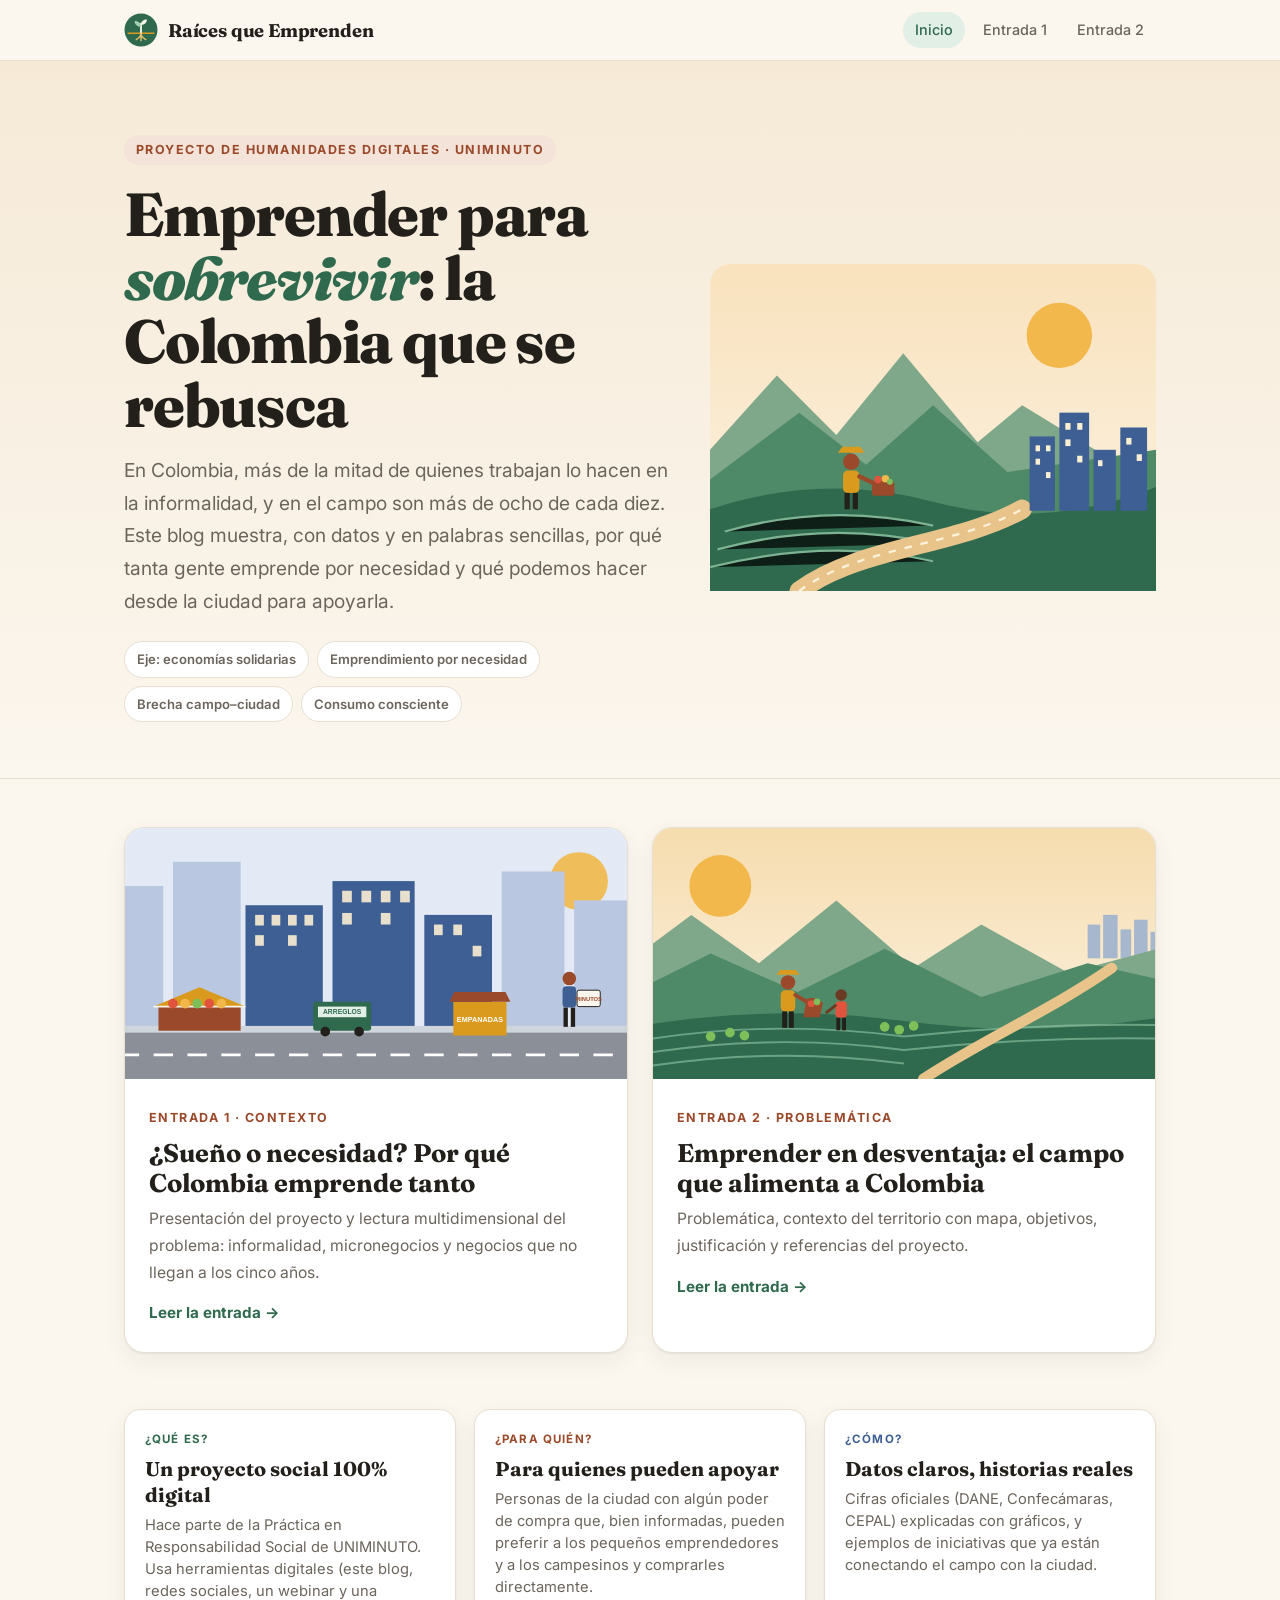
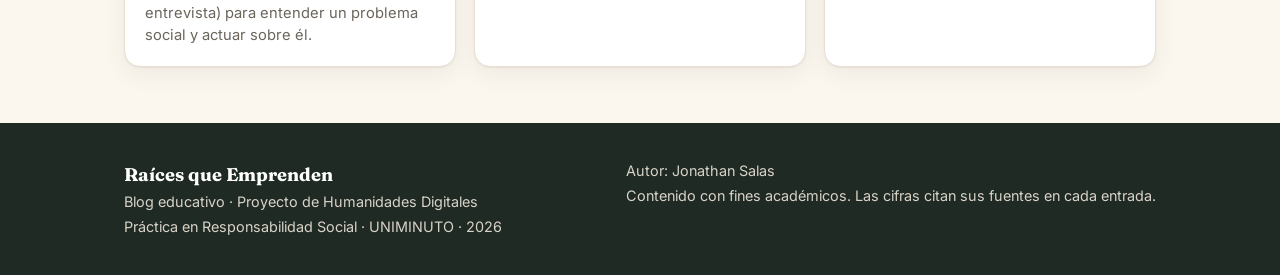
<file: index.html>
<!DOCTYPE html>
<html lang="es">
<head>
  <meta charset="utf-8">
  <meta name="viewport" content="width=device-width, initial-scale=1">
  <title>Raíces que Emprenden | Blog de Humanidades Digitales</title>
  <meta name="description" content="Blog del proyecto de Humanidades Digitales (UNIMINUTO) sobre emprendimiento por necesidad, informalidad y la brecha entre el campo y la ciudad en Colombia.">
  <link rel="icon" href="assets/img/logo.svg" type="image/svg+xml">
  <link rel="preconnect" href="https://fonts.googleapis.com">
  <link rel="preconnect" href="https://fonts.gstatic.com" crossorigin>
  <link href="https://fonts.googleapis.com/css2?family=Fraunces:ital,opsz,wght@0,9..144,600;0,9..144,700;0,9..144,800;1,9..144,700&family=Inter:wght@400;500;600;700;800&display=swap" rel="stylesheet">
  <link rel="stylesheet" href="assets/css/styles.css">
</head>
<body>

<header class="topbar">
  <div class="topbar-inner">
    <a class="marca" href="index.html"><img class="marca-logo" src="assets/img/logo.svg" alt=""><span class="marca-nombre">Raíces que Emprenden</span></a>
    <nav class="nav" aria-label="Principal">
      <a href="index.html" aria-current="page">Inicio</a>
      <a href="entrada-1.html">Entrada 1</a>
      <a href="entrada-2.html">Entrada 2</a>
    </nav>
  </div>
</header>

<section class="hero">
  <div class="hero-inner">
    <div>
      <span class="eyebrow">Proyecto de Humanidades Digitales · UNIMINUTO</span>
      <h1>Emprender para <em>sobrevivir</em>: la Colombia que se rebusca</h1>
      <p class="lead">En Colombia, más de la mitad de quienes trabajan lo hacen en la informalidad, y en el campo son más de ocho de cada diez. Este blog muestra, con datos y en palabras sencillas, por qué tanta gente emprende por necesidad y qué podemos hacer desde la ciudad para apoyarla.</p>
      <div class="chips">
        <span class="chip">Eje: economías solidarias</span>
        <span class="chip">Emprendimiento por necesidad</span>
        <span class="chip">Brecha campo–ciudad</span>
        <span class="chip">Consumo consciente</span>
      </div>
    </div>
    <img class="hero-art" src="assets/img/hero.svg" alt="Ilustración de montañas cultivadas unidas por un camino a una ciudad">
  </div>
</section>

<section class="entradas" aria-label="Entradas del blog">
  <a class="entrada-card" href="entrada-1.html">
    <div class="img"><img src="assets/img/portada-entrada1.svg" alt="" style="width:100%;height:100%;object-fit:cover"></div>
    <div class="cuerpo">
      <span class="num">Entrada 1 · Contexto</span>
      <h3>¿Sueño o necesidad? Por qué Colombia emprende tanto</h3>
      <p>Presentación del proyecto y lectura multidimensional del problema: informalidad, micronegocios y negocios que no llegan a los cinco años.</p>
      <div class="leer">Leer la entrada →</div>
    </div>
  </a>
  <a class="entrada-card" href="entrada-2.html">
    <div class="img"><img src="assets/img/portada-entrada2.svg" alt="" style="width:100%;height:100%;object-fit:cover"></div>
    <div class="cuerpo">
      <span class="num">Entrada 2 · Problemática</span>
      <h3>Emprender en desventaja: el campo que alimenta a Colombia</h3>
      <p>Problemática, contexto del territorio con mapa, objetivos, justificación y referencias del proyecto.</p>
      <div class="leer">Leer la entrada →</div>
    </div>
  </a>
</section>

<section class="sobre" aria-label="Sobre el proyecto">
  <div class="tarjeta">
    <span class="tipo">¿Qué es?</span>
    <h4>Un proyecto social 100% digital</h4>
    <p>Hace parte de la Práctica en Responsabilidad Social de UNIMINUTO. Usa herramientas digitales (este blog, redes sociales, un webinar y una entrevista) para entender un problema social y actuar sobre él.</p>
  </div>
  <div class="tarjeta">
    <span class="tipo ong">¿Para quién?</span>
    <h4>Para quienes pueden apoyar</h4>
    <p>Personas de la ciudad con algún poder de compra que, bien informadas, pueden preferir a los pequeños emprendedores y a los campesinos y comprarles directamente.</p>
  </div>
  <div class="tarjeta">
    <span class="tipo gob">¿Cómo?</span>
    <h4>Datos claros, historias reales</h4>
    <p>Cifras oficiales (DANE, Confecámaras, CEPAL) explicadas con gráficos, y ejemplos de iniciativas que ya están conectando el campo con la ciudad.</p>
  </div>
</section>

<footer class="pie-sitio">
  <div class="in">
    <div><b>Raíces que Emprenden</b><br>Blog educativo · Proyecto de Humanidades Digitales<br>Práctica en Responsabilidad Social · UNIMINUTO · 2026</div>
    <div>Autor: Jonathan Salas<br>Contenido con fines académicos. Las cifras citan sus fuentes en cada entrada.</div>
  </div>
</footer>

</body>
</html>
</file>
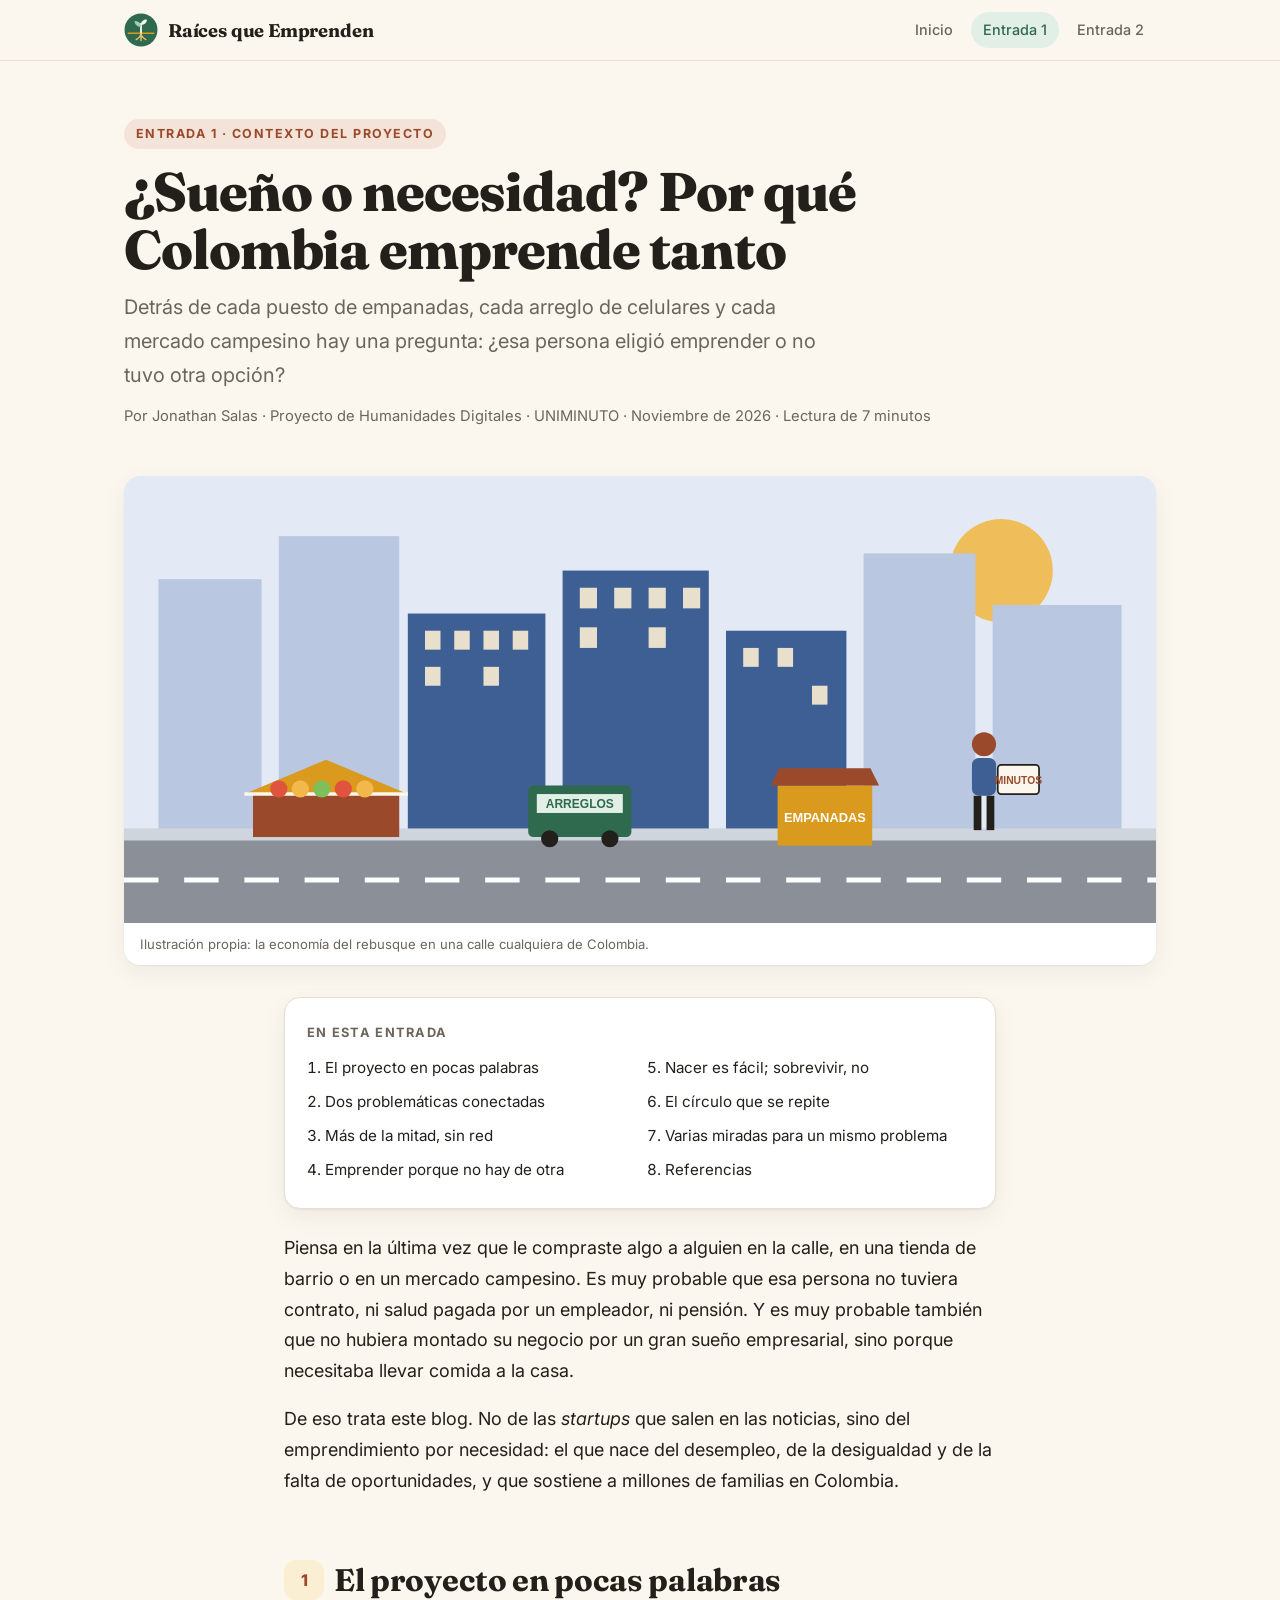
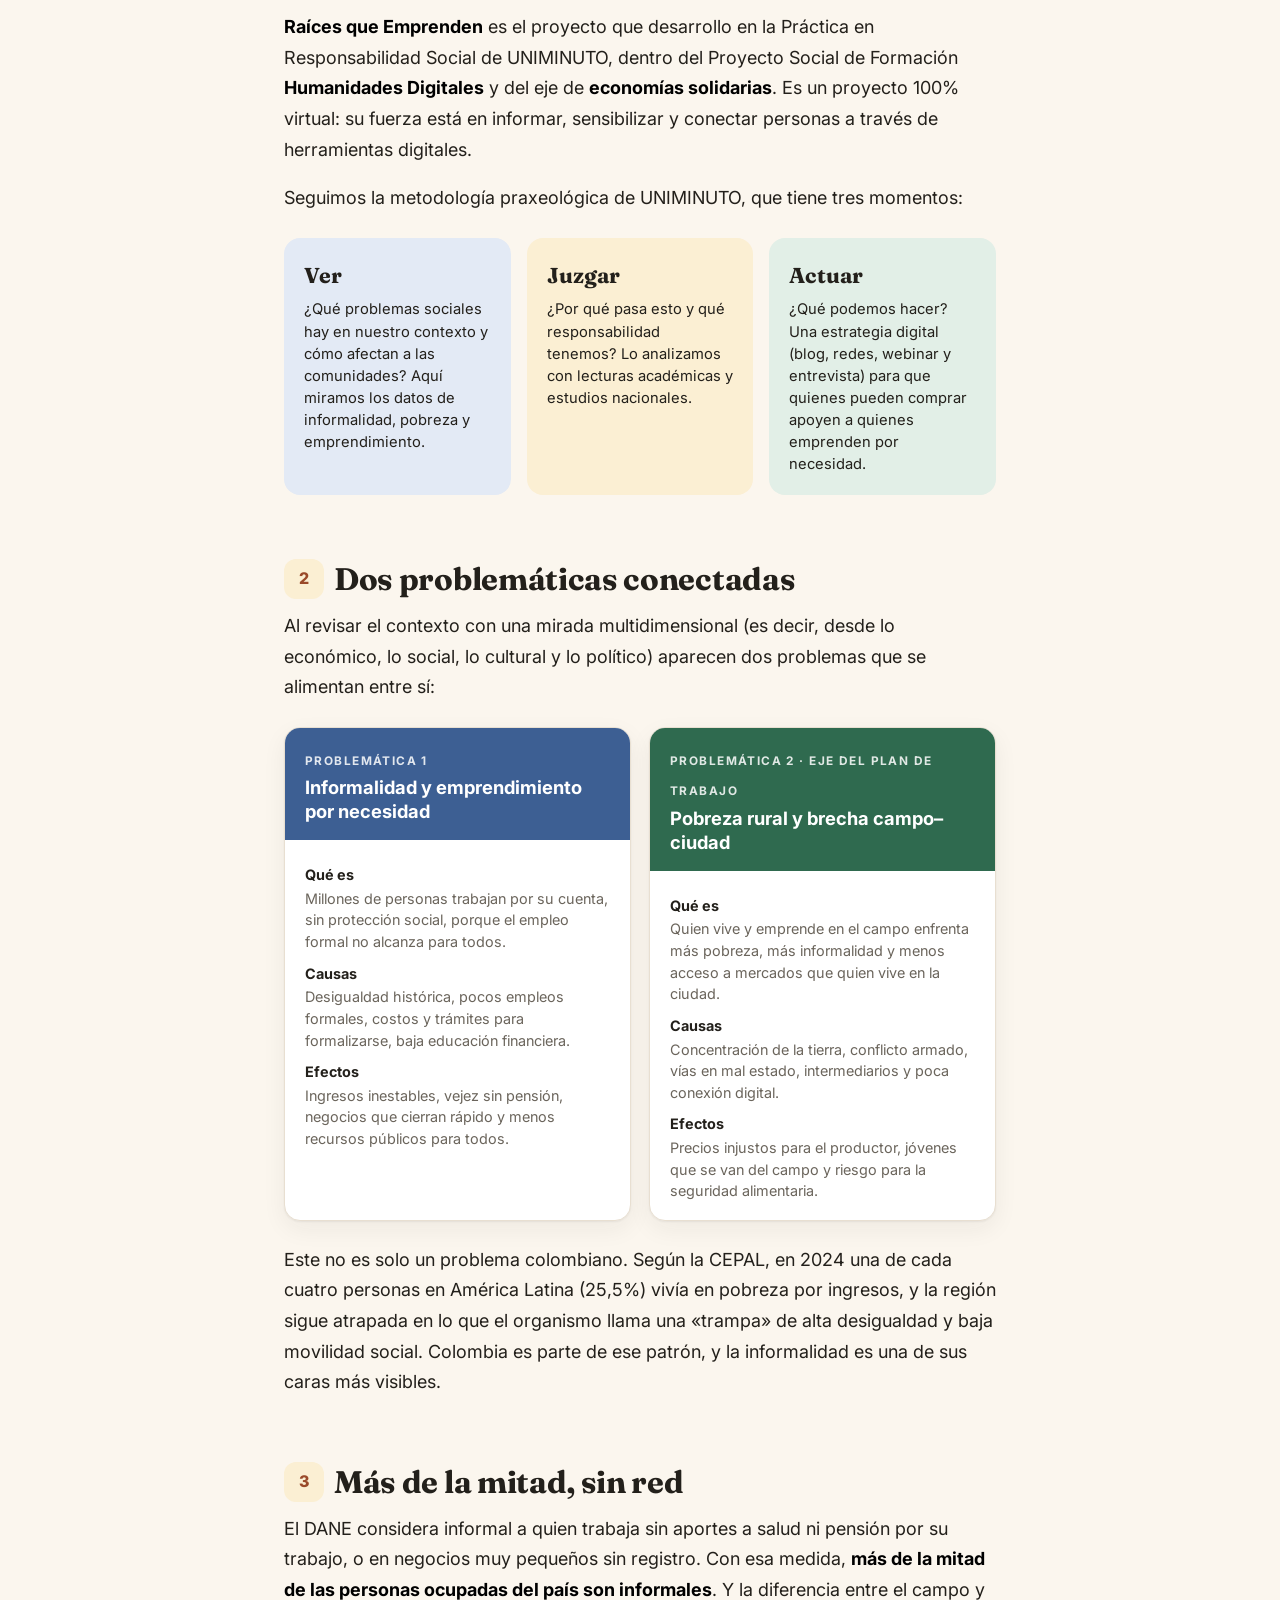
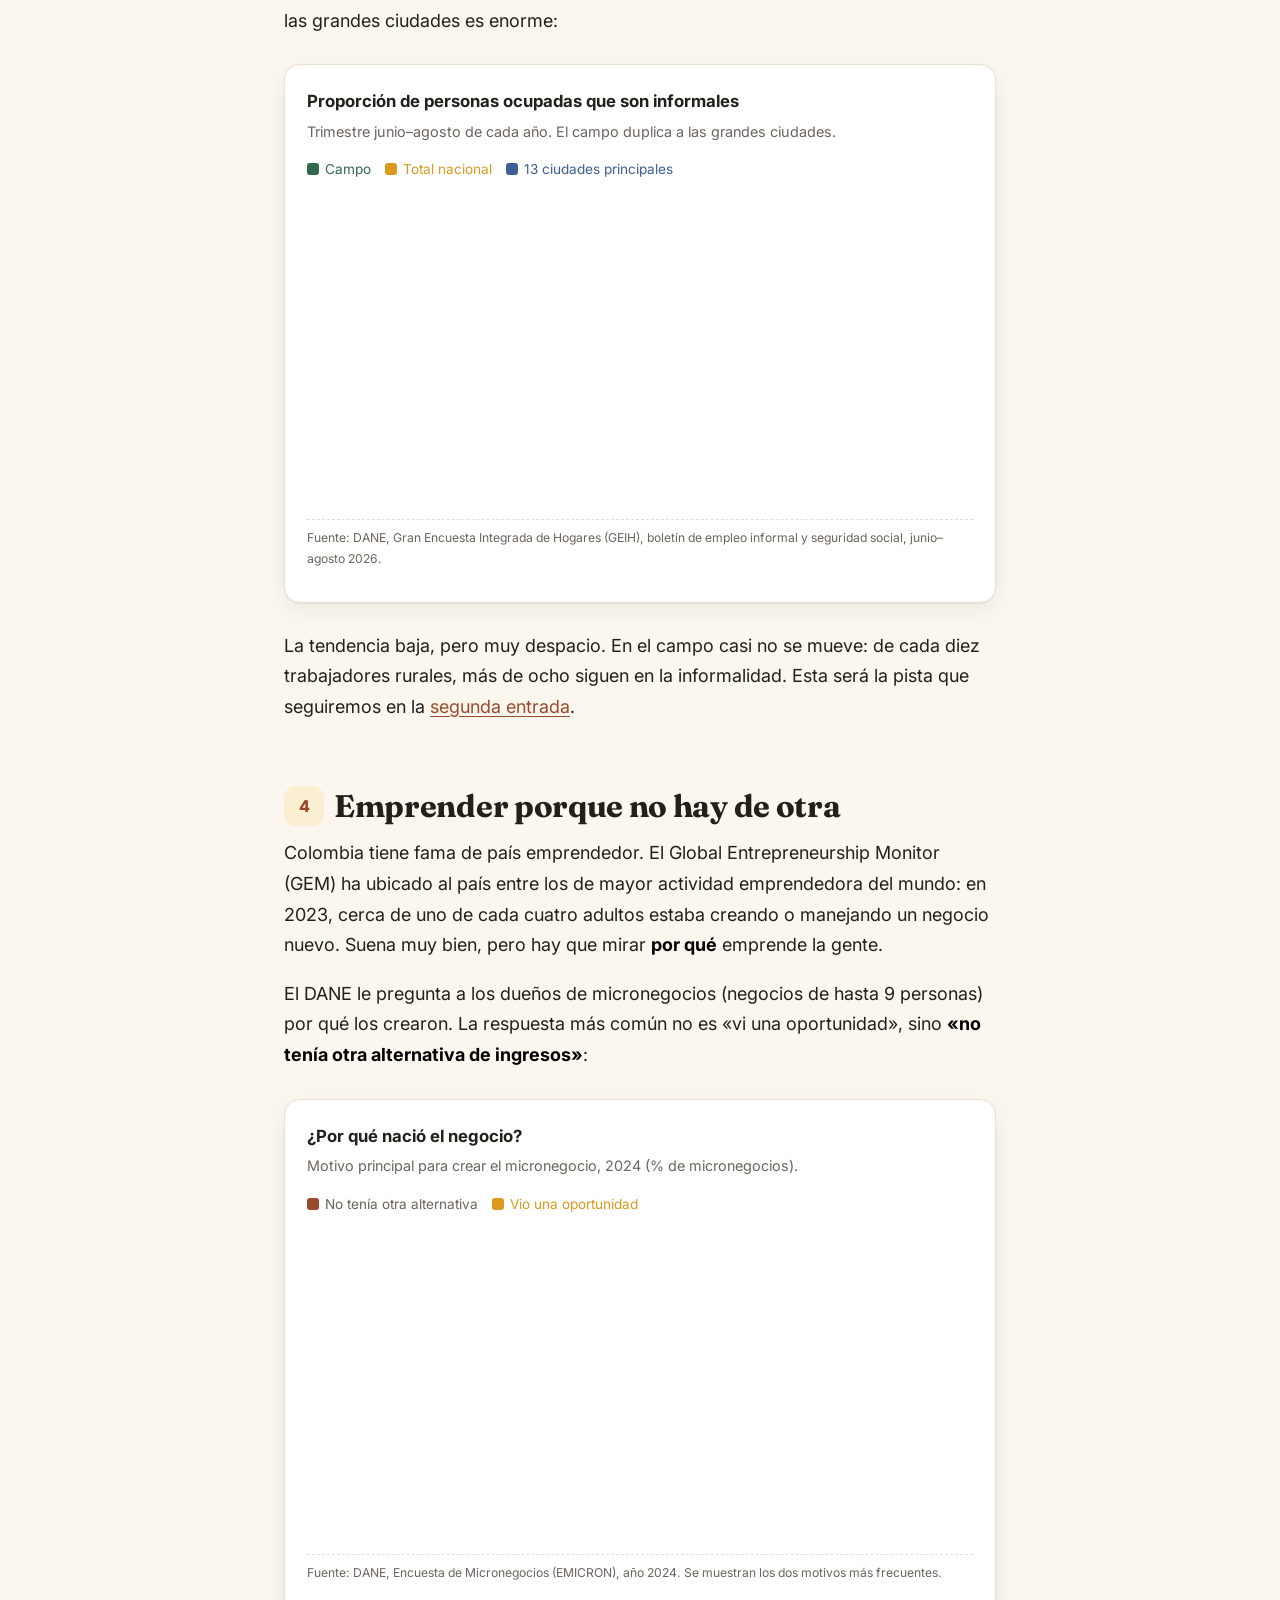
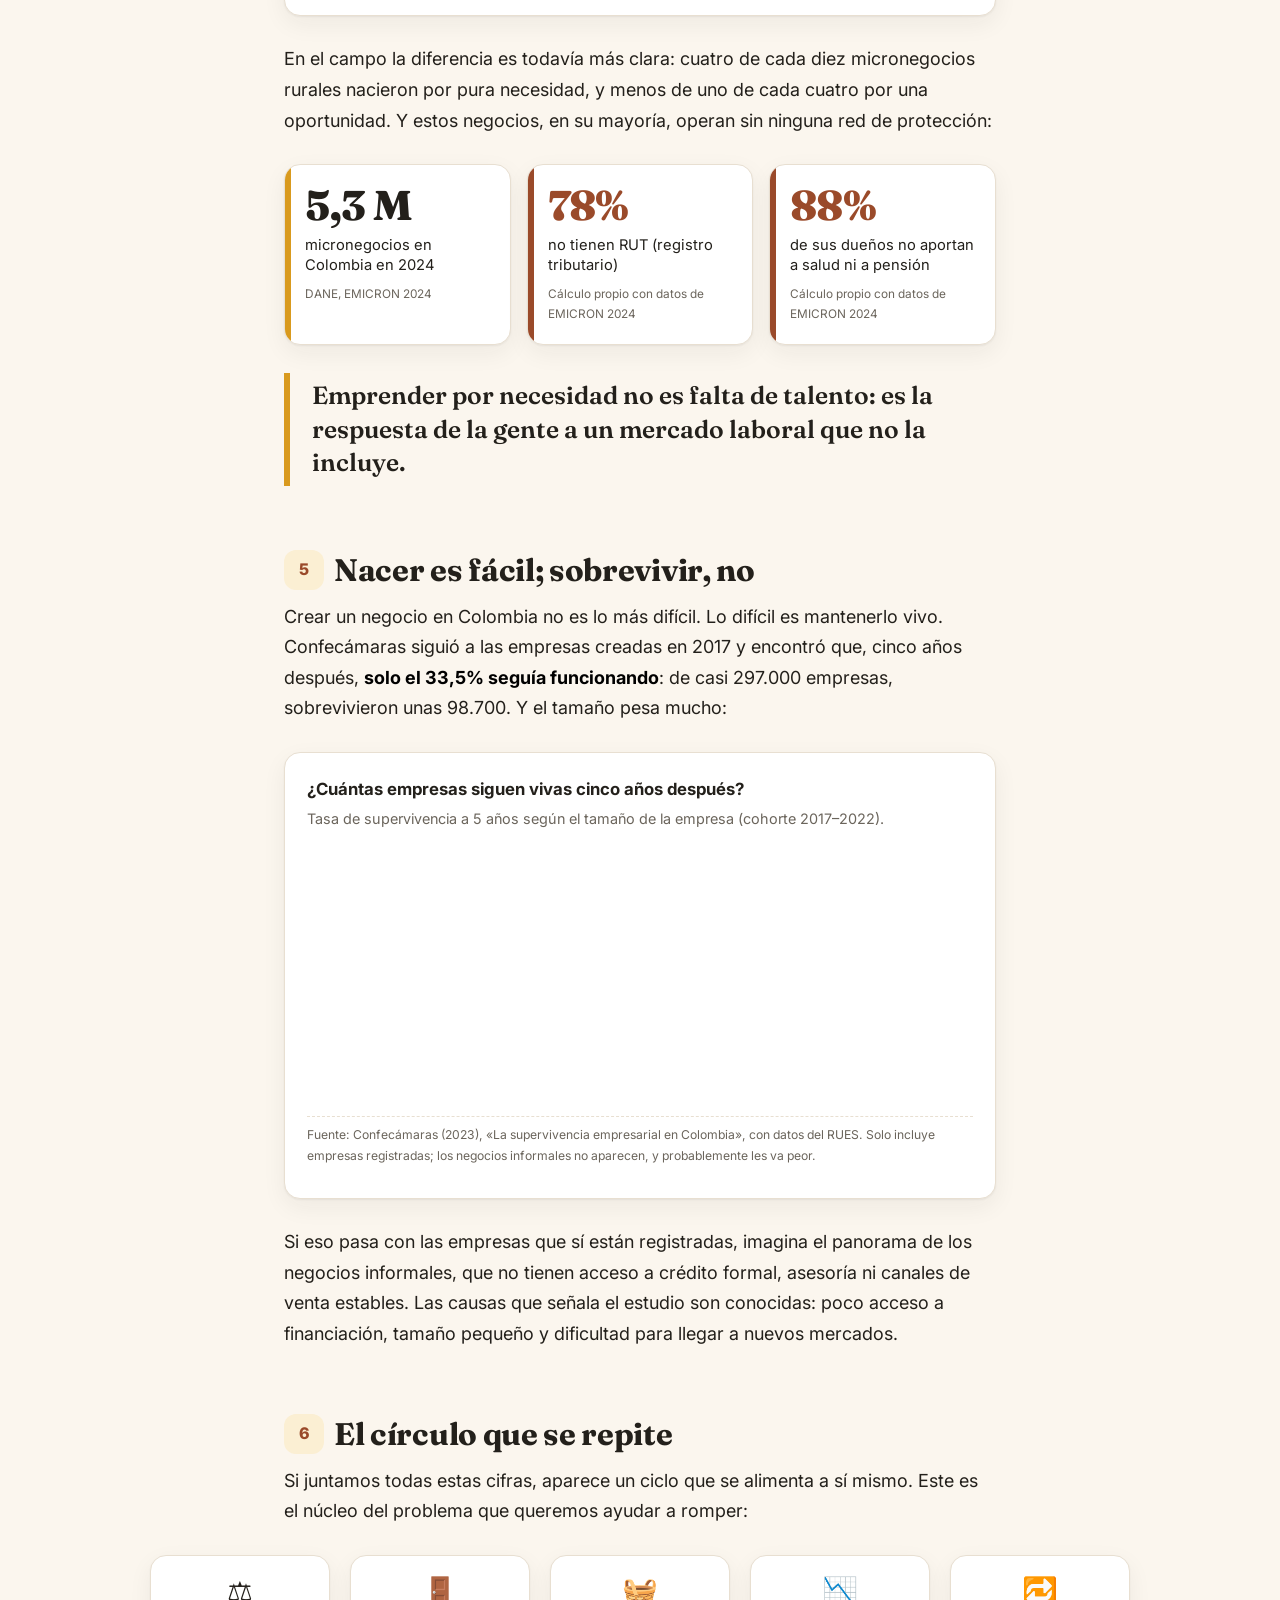
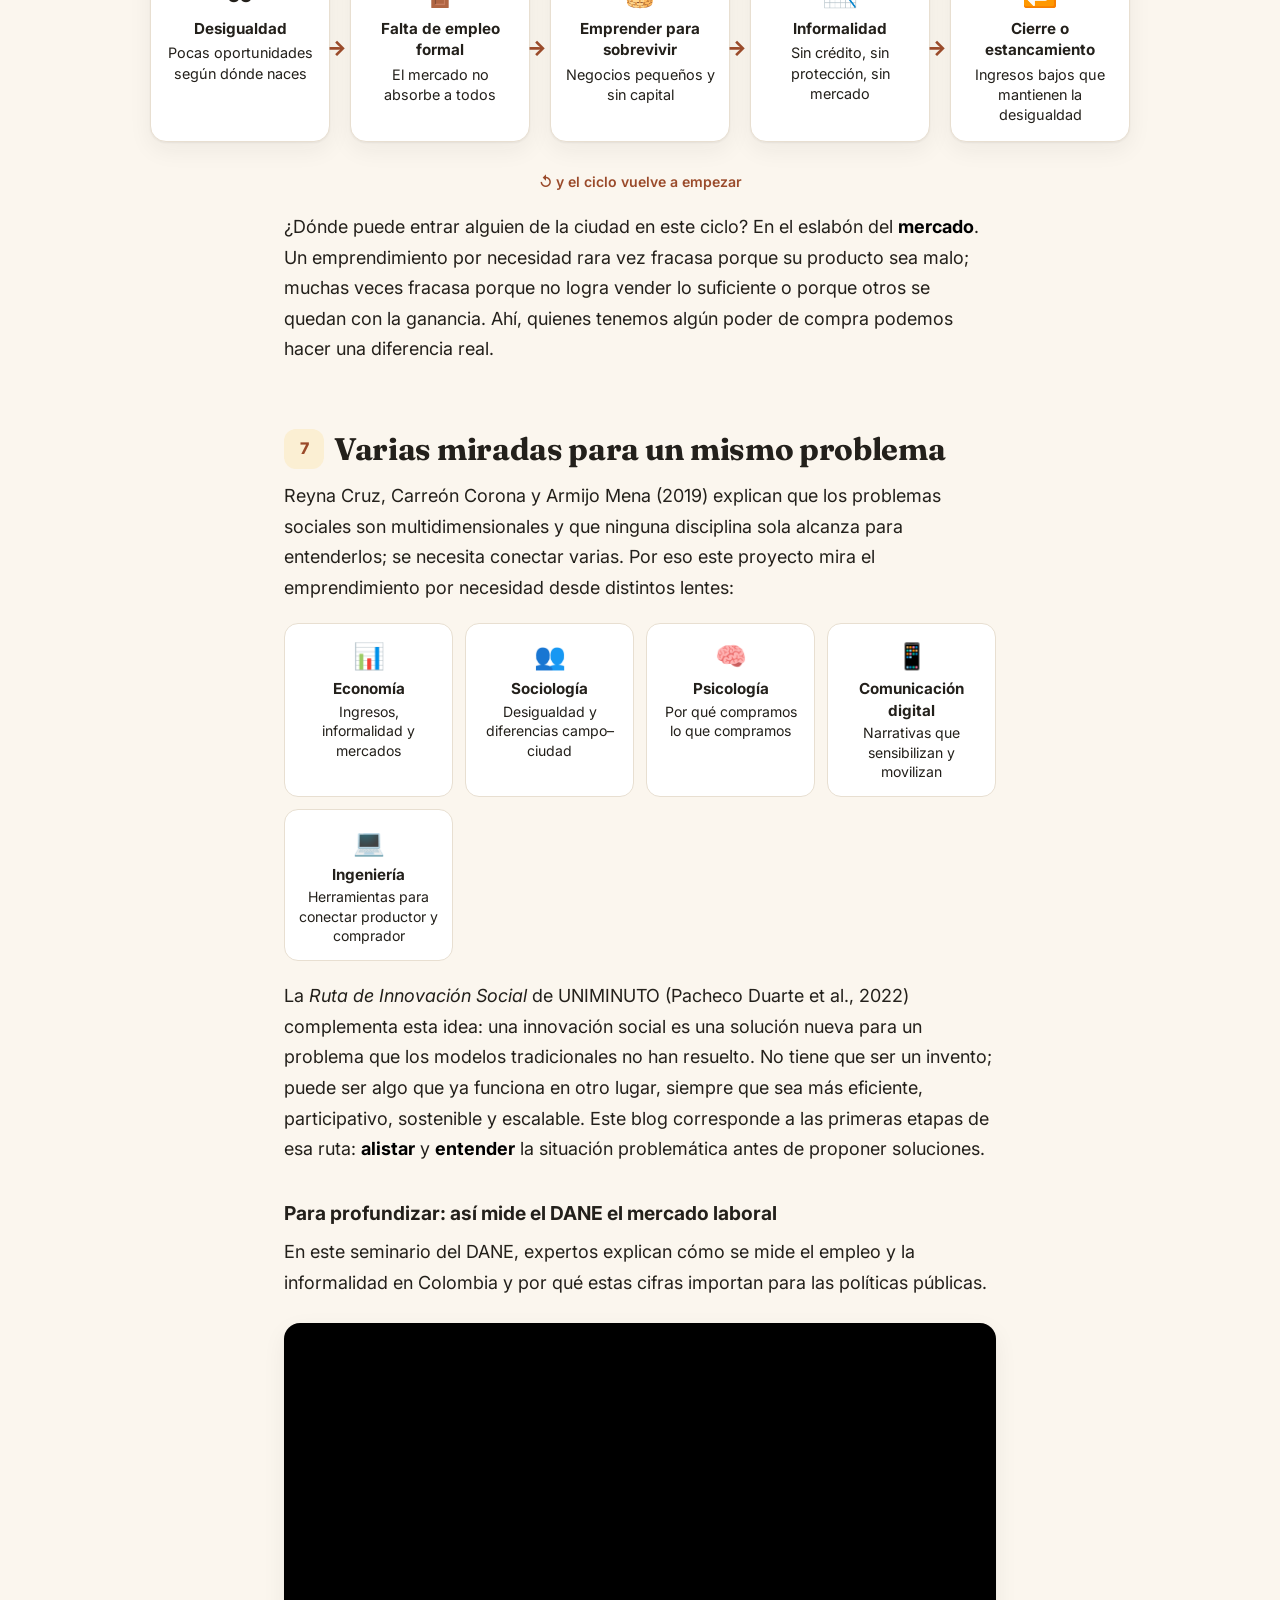
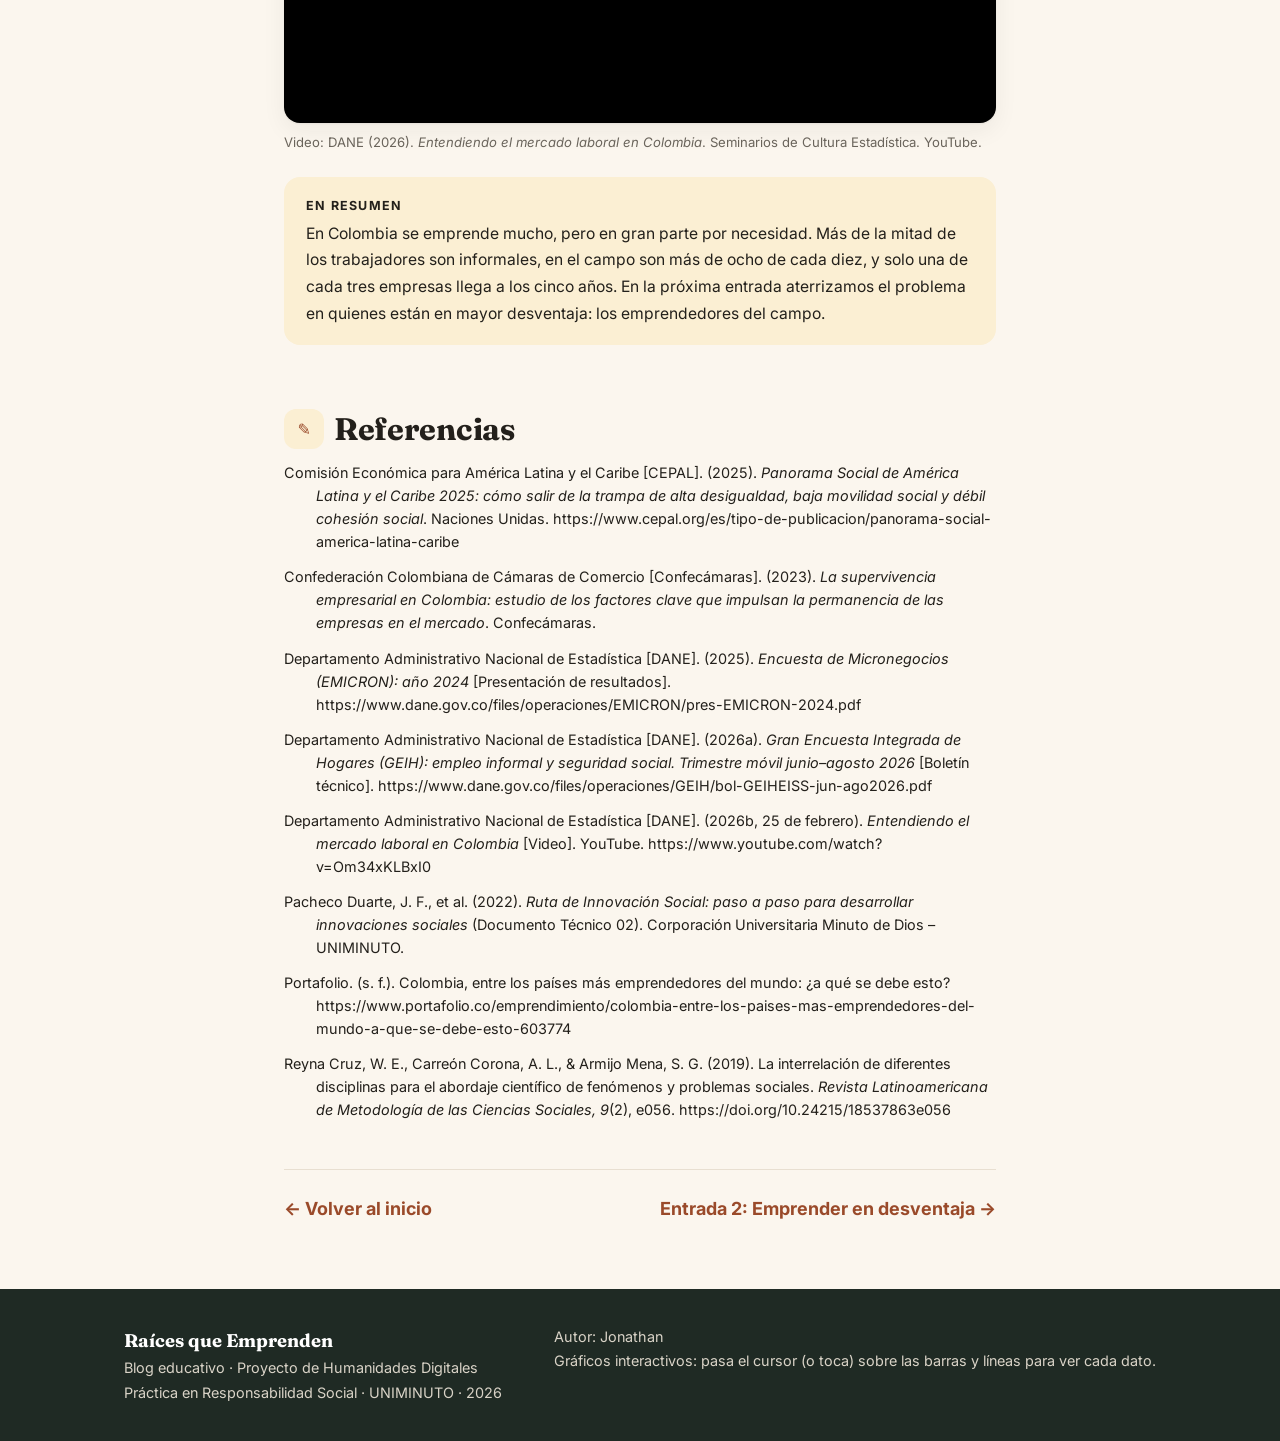
<file: entrada-1.html>
<!DOCTYPE html>
<html lang="es">
<head>
  <meta charset="utf-8">
  <meta name="viewport" content="width=device-width, initial-scale=1">
  <title>¿Sueño o necesidad? Por qué Colombia emprende tanto | Raíces que Emprenden</title>
  <meta name="description" content="Entrada 1: presentación del proyecto y contexto. Informalidad, micronegocios y supervivencia empresarial en Colombia explicados con datos del DANE y Confecámaras.">
  <link rel="icon" href="assets/img/logo.svg" type="image/svg+xml">
  <link rel="preconnect" href="https://fonts.googleapis.com">
  <link rel="preconnect" href="https://fonts.gstatic.com" crossorigin>
  <link href="https://fonts.googleapis.com/css2?family=Fraunces:ital,opsz,wght@0,9..144,600;0,9..144,700;0,9..144,800;1,9..144,700&family=Inter:wght@400;500;600;700;800&display=swap" rel="stylesheet">
  <link rel="stylesheet" href="assets/css/styles.css">
</head>
<body>

<header class="topbar">
  <div class="topbar-inner">
    <a class="marca" href="index.html"><img class="marca-logo" src="assets/img/logo.svg" alt=""><span class="marca-nombre">Raíces que Emprenden</span></a>
    <nav class="nav" aria-label="Principal">
      <a href="index.html">Inicio</a>
      <a href="entrada-1.html" aria-current="page">Entrada 1</a>
      <a href="entrada-2.html">Entrada 2</a>
    </nav>
  </div>
</header>

<header class="post-header">
  <span class="eyebrow">Entrada 1 · Contexto del proyecto</span>
  <h1>¿Sueño o necesidad? Por qué Colombia emprende tanto</h1>
  <p class="subtitulo">Detrás de cada puesto de empanadas, cada arreglo de celulares y cada mercado campesino hay una pregunta: ¿esa persona eligió emprender o no tuvo otra opción?</p>
  <p class="meta">Por Jonathan Salas · Proyecto de Humanidades Digitales · UNIMINUTO · Noviembre de 2026 · Lectura de 7 minutos</p>
</header>

<div class="portada-entrada">
  <figure>
    <img src="assets/img/portada-entrada1.svg" alt="Ilustración de una calle con pequeños negocios: un puesto de frutas, un taller de arreglos, un carro de empanadas y un vendedor de minutos">
    <figcaption>Ilustración propia: la economía del rebusque en una calle cualquiera de Colombia.</figcaption>
  </figure>
</div>

<main class="contenido">

  <nav class="indice" aria-label="Contenido de la entrada">
    <strong>En esta entrada</strong>
    <ol>
      <li><a href="#proyecto">El proyecto en pocas palabras</a></li>
      <li><a href="#problematicas">Dos problemáticas conectadas</a></li>
      <li><a href="#informalidad">Más de la mitad, sin red</a></li>
      <li><a href="#necesidad">Emprender porque no hay de otra</a></li>
      <li><a href="#supervivencia">Nacer es fácil; sobrevivir, no</a></li>
      <li><a href="#circulo">El círculo que se repite</a></li>
      <li><a href="#miradas">Varias miradas para un mismo problema</a></li>
      <li><a href="#referencias">Referencias</a></li>
    </ol>
  </nav>

  <p>Piensa en la última vez que le compraste algo a alguien en la calle, en una tienda de barrio o en un mercado campesino. Es muy probable que esa persona no tuviera contrato, ni salud pagada por un empleador, ni pensión. Y es muy probable también que no hubiera montado su negocio por un gran sueño empresarial, sino porque necesitaba llevar comida a la casa.</p>
  <p>De eso trata este blog. No de las <em>startups</em> que salen en las noticias, sino del emprendimiento por necesidad: el que nace del desempleo, de la desigualdad y de la falta de oportunidades, y que sostiene a millones de familias en Colombia.</p>

  <h2 id="proyecto"><span class="num">1</span>El proyecto en pocas palabras</h2>
  <p><strong>Raíces que Emprenden</strong> es el proyecto que desarrollo en la Práctica en Responsabilidad Social de UNIMINUTO, dentro del Proyecto Social de Formación <strong>Humanidades Digitales</strong> y del eje de <strong>economías solidarias</strong>. Es un proyecto 100% virtual: su fuerza está en informar, sensibilizar y conectar personas a través de herramientas digitales.</p>
  <p>Seguimos la metodología praxeológica de UNIMINUTO, que tiene tres momentos:</p>

  <div class="vja">
    <div class="paso"><b>Ver</b><p>¿Qué problemas sociales hay en nuestro contexto y cómo afectan a las comunidades? Aquí miramos los datos de informalidad, pobreza y emprendimiento.</p></div>
    <div class="paso"><b>Juzgar</b><p>¿Por qué pasa esto y qué responsabilidad tenemos? Lo analizamos con lecturas académicas y estudios nacionales.</p></div>
    <div class="paso"><b>Actuar</b><p>¿Qué podemos hacer? Una estrategia digital (blog, redes, webinar y entrevista) para que quienes pueden comprar apoyen a quienes emprenden por necesidad.</p></div>
  </div>

  <h2 id="problematicas"><span class="num">2</span>Dos problemáticas conectadas</h2>
  <p>Al revisar el contexto con una mirada multidimensional (es decir, desde lo económico, lo social, lo cultural y lo político) aparecen dos problemas que se alimentan entre sí:</p>

  <div class="problemas">
    <div class="problema p1">
      <div class="cab"><small>Problemática 1</small><h4>Informalidad y emprendimiento por necesidad</h4></div>
      <dl>
        <dt>Qué es</dt><dd>Millones de personas trabajan por su cuenta, sin protección social, porque el empleo formal no alcanza para todos.</dd>
        <dt>Causas</dt><dd>Desigualdad histórica, pocos empleos formales, costos y trámites para formalizarse, baja educación financiera.</dd>
        <dt>Efectos</dt><dd>Ingresos inestables, vejez sin pensión, negocios que cierran rápido y menos recursos públicos para todos.</dd>
      </dl>
    </div>
    <div class="problema p2">
      <div class="cab"><small>Problemática 2 · eje del plan de trabajo</small><h4>Pobreza rural y brecha campo–ciudad</h4></div>
      <dl>
        <dt>Qué es</dt><dd>Quien vive y emprende en el campo enfrenta más pobreza, más informalidad y menos acceso a mercados que quien vive en la ciudad.</dd>
        <dt>Causas</dt><dd>Concentración de la tierra, conflicto armado, vías en mal estado, intermediarios y poca conexión digital.</dd>
        <dt>Efectos</dt><dd>Precios injustos para el productor, jóvenes que se van del campo y riesgo para la seguridad alimentaria.</dd>
      </dl>
    </div>
  </div>

  <p>Este no es solo un problema colombiano. Según la CEPAL, en 2024 una de cada cuatro personas en América Latina (25,5%) vivía en pobreza por ingresos, y la región sigue atrapada en lo que el organismo llama una «trampa» de alta desigualdad y baja movilidad social. Colombia es parte de ese patrón, y la informalidad es una de sus caras más visibles.</p>

  <h2 id="informalidad"><span class="num">3</span>Más de la mitad, sin red</h2>
  <p>El DANE considera informal a quien trabaja sin aportes a salud ni pensión por su trabajo, o en negocios muy pequeños sin registro. Con esa medida, <strong>más de la mitad de las personas ocupadas del país son informales</strong>. Y la diferencia entre el campo y las grandes ciudades es enorme:</p>

  <div class="grafico">
    <h4>Proporción de personas ocupadas que son informales</h4>
    <p class="bajada">Trimestre junio–agosto de cada año. El campo duplica a las grandes ciudades.</p>
    <div class="leyenda"><span class="l-campo">Campo</span><span class="l-nacional">Total nacional</span><span class="l-ciudad">13 ciudades principales</span></div>
    <div class="lienzo"><canvas id="g-informalidad" aria-label="Gráfico de líneas: informalidad 2021 a 2026. Campo de 86,9% a 83,1%; nacional de 59,7% a 54,8%; 13 ciudades de 45,0% a 40,7%"></canvas></div>
    <p class="fuente">Fuente: DANE, Gran Encuesta Integrada de Hogares (GEIH), boletín de empleo informal y seguridad social, junio–agosto 2026.</p>
  </div>

  <p>La tendencia baja, pero muy despacio. En el campo casi no se mueve: de cada diez trabajadores rurales, más de ocho siguen en la informalidad. Esta será la pista que seguiremos en la <a href="entrada-2.html">segunda entrada</a>.</p>

  <h2 id="necesidad"><span class="num">4</span>Emprender porque no hay de otra</h2>
  <p>Colombia tiene fama de país emprendedor. El Global Entrepreneurship Monitor (GEM) ha ubicado al país entre los de mayor actividad emprendedora del mundo: en 2023, cerca de uno de cada cuatro adultos estaba creando o manejando un negocio nuevo. Suena muy bien, pero hay que mirar <strong>por qué</strong> emprende la gente.</p>
  <p>El DANE le pregunta a los dueños de micronegocios (negocios de hasta 9 personas) por qué los crearon. La respuesta más común no es «vi una oportunidad», sino <strong>«no tenía otra alternativa de ingresos»</strong>:</p>

  <div class="grafico">
    <h4>¿Por qué nació el negocio?</h4>
    <p class="bajada">Motivo principal para crear el micronegocio, 2024 (% de micronegocios).</p>
    <div class="leyenda"><span class="l-tierra">No tenía otra alternativa</span><span class="l-nacional">Vio una oportunidad</span></div>
    <div class="lienzo"><canvas id="g-motivo" aria-label="Gráfico de barras: no tenía otra alternativa 36,1% nacional, 34,3% ciudades, 40,2% campo; oportunidad 31,0%, 34,6% y 23,0%"></canvas></div>
    <p class="fuente">Fuente: DANE, Encuesta de Micronegocios (EMICRON), año 2024. Se muestran los dos motivos más frecuentes.</p>
  </div>

  <p>En el campo la diferencia es todavía más clara: cuatro de cada diez micronegocios rurales nacieron por pura necesidad, y menos de uno de cada cuatro por una oportunidad. Y estos negocios, en su mayoría, operan sin ninguna red de protección:</p>

  <div class="cifras">
    <div class="cifra"><div class="valor">5,3 M</div><div class="etiqueta">micronegocios en Colombia en 2024</div><div class="fuente">DANE, EMICRON 2024</div></div>
    <div class="cifra tierra"><div class="valor">78%</div><div class="etiqueta">no tienen RUT (registro tributario)</div><div class="fuente">Cálculo propio con datos de EMICRON 2024</div></div>
    <div class="cifra tierra"><div class="valor">88%</div><div class="etiqueta">de sus dueños no aportan a salud ni a pensión</div><div class="fuente">Cálculo propio con datos de EMICRON 2024</div></div>
  </div>

  <p class="destacado">Emprender por necesidad no es falta de talento: es la respuesta de la gente a un mercado laboral que no la incluye.</p>

  <h2 id="supervivencia"><span class="num">5</span>Nacer es fácil; sobrevivir, no</h2>
  <p>Crear un negocio en Colombia no es lo más difícil. Lo difícil es mantenerlo vivo. Confecámaras siguió a las empresas creadas en 2017 y encontró que, cinco años después, <strong>solo el 33,5% seguía funcionando</strong>: de casi 297.000 empresas, sobrevivieron unas 98.700. Y el tamaño pesa mucho:</p>

  <div class="grafico">
    <h4>¿Cuántas empresas siguen vivas cinco años después?</h4>
    <p class="bajada">Tasa de supervivencia a 5 años según el tamaño de la empresa (cohorte 2017–2022).</p>
    <div class="lienzo bajo"><canvas id="g-supervivencia" aria-label="Gráfico de barras horizontales: microempresas 33,4%, pequeñas 60,9%, medianas 73,7%, grandes 85,7%"></canvas></div>
    <p class="fuente">Fuente: Confecámaras (2023), «La supervivencia empresarial en Colombia», con datos del RUES. Solo incluye empresas registradas; los negocios informales no aparecen, y probablemente les va peor.</p>
  </div>

  <p>Si eso pasa con las empresas que sí están registradas, imagina el panorama de los negocios informales, que no tienen acceso a crédito formal, asesoría ni canales de venta estables. Las causas que señala el estudio son conocidas: poco acceso a financiación, tamaño pequeño y dificultad para llegar a nuevos mercados.</p>

  <h2 id="circulo"><span class="num">6</span>El círculo que se repite</h2>
  <p>Si juntamos todas estas cifras, aparece un ciclo que se alimenta a sí mismo. Este es el núcleo del problema que queremos ayudar a romper:</p>

  <div class="cadena amplio" style="max-width:1000px">
    <div class="eslabon"><span class="ico">⚖️</span><b>Desigualdad</b>Pocas oportunidades según dónde naces</div>
    <div class="eslabon"><span class="ico">🚪</span><b>Falta de empleo formal</b>El mercado no absorbe a todos</div>
    <div class="eslabon"><span class="ico">🧺</span><b>Emprender para sobrevivir</b>Negocios pequeños y sin capital</div>
    <div class="eslabon"><span class="ico">📉</span><b>Informalidad</b>Sin crédito, sin protección, sin mercado</div>
    <div class="eslabon"><span class="ico">🔁</span><b>Cierre o estancamiento</b>Ingresos bajos que mantienen la desigualdad</div>
  </div>
  <p class="cadena-retorno">↺ y el ciclo vuelve a empezar</p>

  <p>¿Dónde puede entrar alguien de la ciudad en este ciclo? En el eslabón del <strong>mercado</strong>. Un emprendimiento por necesidad rara vez fracasa porque su producto sea malo; muchas veces fracasa porque no logra vender lo suficiente o porque otros se quedan con la ganancia. Ahí, quienes tenemos algún poder de compra podemos hacer una diferencia real.</p>

  <h2 id="miradas"><span class="num">7</span>Varias miradas para un mismo problema</h2>
  <p>Reyna Cruz, Carreón Corona y Armijo Mena (2019) explican que los problemas sociales son multidimensionales y que ninguna disciplina sola alcanza para entenderlos; se necesita conectar varias. Por eso este proyecto mira el emprendimiento por necesidad desde distintos lentes:</p>

  <div class="disciplinas">
    <div class="disciplina"><span class="ico">📊</span><b>Economía</b>Ingresos, informalidad y mercados</div>
    <div class="disciplina"><span class="ico">👥</span><b>Sociología</b>Desigualdad y diferencias campo–ciudad</div>
    <div class="disciplina"><span class="ico">🧠</span><b>Psicología</b>Por qué compramos lo que compramos</div>
    <div class="disciplina"><span class="ico">📱</span><b>Comunicación digital</b>Narrativas que sensibilizan y movilizan</div>
    <div class="disciplina"><span class="ico">💻</span><b>Ingeniería</b>Herramientas para conectar productor y comprador</div>
  </div>

  <p>La <em>Ruta de Innovación Social</em> de UNIMINUTO (Pacheco Duarte et al., 2022) complementa esta idea: una innovación social es una solución nueva para un problema que los modelos tradicionales no han resuelto. No tiene que ser un invento; puede ser algo que ya funciona en otro lugar, siempre que sea más eficiente, participativo, sostenible y escalable. Este blog corresponde a las primeras etapas de esa ruta: <strong>alistar</strong> y <strong>entender</strong> la situación problemática antes de proponer soluciones.</p>

  <h3>Para profundizar: así mide el DANE el mercado laboral</h3>
  <p>En este seminario del DANE, expertos explican cómo se mide el empleo y la informalidad en Colombia y por qué estas cifras importan para las políticas públicas.</p>
  <div class="video">
    <iframe src="https://www.youtube-nocookie.com/embed/Om34xKLBxI0" title="DANE: Entendiendo el mercado laboral en Colombia" loading="lazy" allow="accelerometer; clipboard-write; encrypted-media; gyroscope; picture-in-picture" allowfullscreen></iframe>
  </div>
  <p class="video-pie">Video: DANE (2026). <em>Entendiendo el mercado laboral en Colombia</em>. Seminarios de Cultura Estadística. YouTube.</p>

  <div class="nota maiz">
    <b class="titulo">En resumen</b>
    En Colombia se emprende mucho, pero en gran parte por necesidad. Más de la mitad de los trabajadores son informales, en el campo son más de ocho de cada diez, y solo una de cada tres empresas llega a los cinco años. En la próxima entrada aterrizamos el problema en quienes están en mayor desventaja: los emprendedores del campo.
  </div>

  <h2 id="referencias"><span class="num">✎</span>Referencias</h2>
  <div class="referencias">
    <p>Comisión Económica para América Latina y el Caribe [CEPAL]. (2025). <em>Panorama Social de América Latina y el Caribe 2025: cómo salir de la trampa de alta desigualdad, baja movilidad social y débil cohesión social</em>. Naciones Unidas. https://www.cepal.org/es/tipo-de-publicacion/panorama-social-america-latina-caribe</p>
    <p>Confederación Colombiana de Cámaras de Comercio [Confecámaras]. (2023). <em>La supervivencia empresarial en Colombia: estudio de los factores clave que impulsan la permanencia de las empresas en el mercado</em>. Confecámaras.</p>
    <p>Departamento Administrativo Nacional de Estadística [DANE]. (2025). <em>Encuesta de Micronegocios (EMICRON): año 2024</em> [Presentación de resultados]. https://www.dane.gov.co/files/operaciones/EMICRON/pres-EMICRON-2024.pdf</p>
    <p>Departamento Administrativo Nacional de Estadística [DANE]. (2026a). <em>Gran Encuesta Integrada de Hogares (GEIH): empleo informal y seguridad social. Trimestre móvil junio–agosto 2026</em> [Boletín técnico]. https://www.dane.gov.co/files/operaciones/GEIH/bol-GEIHEISS-jun-ago2026.pdf</p>
    <p>Departamento Administrativo Nacional de Estadística [DANE]. (2026b, 25 de febrero). <em>Entendiendo el mercado laboral en Colombia</em> [Video]. YouTube. https://www.youtube.com/watch?v=Om34xKLBxI0</p>
    <p>Pacheco Duarte, J. F., et al. (2022). <em>Ruta de Innovación Social: paso a paso para desarrollar innovaciones sociales</em> (Documento Técnico 02). Corporación Universitaria Minuto de Dios – UNIMINUTO.</p>
    <p>Portafolio. (s. f.). Colombia, entre los países más emprendedores del mundo: ¿a qué se debe esto? https://www.portafolio.co/emprendimiento/colombia-entre-los-paises-mas-emprendedores-del-mundo-a-que-se-debe-esto-603774</p>
    <p>Reyna Cruz, W. E., Carreón Corona, A. L., &amp; Armijo Mena, S. G. (2019). La interrelación de diferentes disciplinas para el abordaje científico de fenómenos y problemas sociales. <em>Revista Latinoamericana de Metodología de las Ciencias Sociales, 9</em>(2), e056. https://doi.org/10.24215/18537863e056</p>
  </div>

  <div class="siguiente">
    <a href="index.html">← Volver al inicio</a>
    <a href="entrada-2.html">Entrada 2: Emprender en desventaja →</a>
  </div>
</main>

<footer class="pie-sitio">
  <div class="in">
    <div><b>Raíces que Emprenden</b><br>Blog educativo · Proyecto de Humanidades Digitales<br>Práctica en Responsabilidad Social · UNIMINUTO · 2026</div>
    <div>Autor: Jonathan<br>Gráficos interactivos: pasa el cursor (o toca) sobre las barras y líneas para ver cada dato.</div>
  </div>
</footer>

<script src="assets/vendor/chart.umd.js"></script>
<script src="assets/js/graficos.js"></script>
</body>
</html>
</file>
<file: assets/css/styles.css>
/* ==========================================================
   Raíces que Emprenden — plantilla del blog
   Paleta: campo (verde), ciudad (azul), tierra (terracota), maíz (dorado)
   ========================================================== */
:root {
  --crema: #fbf6ee;
  --papel: #ffffff;
  --tinta: #23201b;
  --gris: #6b655c;
  --linea: #e8dfd1;
  --tierra: #9a4a2a;
  --tierra-suave: #f4e3d8;
  --maiz: #d99a1e;
  --maiz-suave: #fbefd3;
  --campo: #2f6a4f;
  --campo-suave: #e2efe7;
  --ciudad: #3d5f93;
  --ciudad-suave: #e3eaf5;
  --radio: 16px;
  --sombra: 0 1px 2px rgba(35, 32, 27, .06), 0 8px 24px rgba(35, 32, 27, .06);
  --ancho: 760px;
  --ancho-amplio: 1080px;
  --display: "Fraunces", Georgia, "Times New Roman", serif;
  --texto: "Inter", system-ui, -apple-system, "Segoe UI", Roboto, sans-serif;
}

* { box-sizing: border-box; }
html { scroll-behavior: smooth; }
body {
  margin: 0;
  background: var(--crema);
  color: var(--tinta);
  font-family: var(--texto);
  font-size: 18px;
  line-height: 1.7;
  -webkit-font-smoothing: antialiased;
}
img, svg { max-width: 100%; display: block; }
a { color: var(--tierra); text-underline-offset: 3px; }
a:hover { color: var(--campo); }

/* ---------- Barra superior ---------- */
.topbar {
  position: sticky; top: 0; z-index: 1000;
  background: rgba(251, 246, 238, .92);
  backdrop-filter: blur(8px);
  border-bottom: 1px solid var(--linea);
}
.topbar-inner {
  max-width: var(--ancho-amplio); margin: 0 auto; padding: 12px 24px;
  display: flex; align-items: center; justify-content: space-between; gap: 16px;
}
.marca { display: flex; align-items: center; gap: 10px; text-decoration: none; color: var(--tinta); }
.marca-logo { width: 34px; height: 34px; }
.marca-nombre { font-family: var(--display); font-weight: 700; font-size: 1.15rem; letter-spacing: -.01em; }
.nav { display: flex; gap: 6px; flex-wrap: wrap; }
.nav a {
  text-decoration: none; color: var(--gris); font-size: .9rem; font-weight: 500;
  padding: 6px 12px; border-radius: 999px;
}
.nav a:hover, .nav a[aria-current="page"] { background: var(--campo-suave); color: var(--campo); }

/* ---------- Portada (hero) ---------- */
.hero {
  position: relative; overflow: hidden;
  background: linear-gradient(180deg, #f6ead7 0%, var(--crema) 100%);
  border-bottom: 1px solid var(--linea);
}
.hero-inner {
  max-width: var(--ancho-amplio); margin: 0 auto; padding: 72px 24px 56px;
  display: grid; grid-template-columns: 1.1fr .9fr; gap: 40px; align-items: center;
}
.eyebrow {
  display: inline-block; font-size: .78rem; font-weight: 700; letter-spacing: .12em; text-transform: uppercase;
  color: var(--tierra); background: var(--tierra-suave); padding: 4px 12px; border-radius: 999px;
}
.hero h1 {
  font-family: var(--display); font-weight: 800; font-size: clamp(2.4rem, 5vw, 3.8rem);
  line-height: 1.05; letter-spacing: -.02em; margin: 18px 0 16px;
}
.hero h1 em { font-style: italic; color: var(--campo); }
.hero p.lead { font-size: 1.2rem; color: var(--gris); max-width: 34em; margin: 0 0 24px; }
.hero-art { width: 100%; }
.chips { display: flex; flex-wrap: wrap; gap: 8px; }
.chip {
  font-size: .82rem; font-weight: 600; padding: 6px 12px; border-radius: 999px;
  background: var(--papel); border: 1px solid var(--linea); color: var(--gris);
}

/* ---------- Encabezado de entrada ---------- */
.post-header { max-width: var(--ancho-amplio); margin: 0 auto; padding: 56px 24px 24px; }
.post-header .meta { color: var(--gris); font-size: .92rem; margin-top: 12px; }
.post-header h1 {
  font-family: var(--display); font-weight: 800; font-size: clamp(2.2rem, 4.6vw, 3.4rem);
  line-height: 1.08; letter-spacing: -.02em; margin: 14px 0 10px; max-width: 18em;
}
.post-header .subtitulo { font-size: 1.25rem; color: var(--gris); max-width: 36em; margin: 0; }
.portada-entrada {
  max-width: var(--ancho-amplio); margin: 8px auto 0; padding: 0 24px;
}
.portada-entrada figure { margin: 0; border-radius: var(--radio); overflow: hidden; box-shadow: var(--sombra); background: var(--papel); }
.portada-entrada figcaption { font-size: .82rem; color: var(--gris); padding: 10px 16px; }

/* ---------- Cuerpo ---------- */
.contenido { max-width: var(--ancho); margin: 0 auto; padding: 24px 24px 64px; }
.contenido h2 {
  font-family: var(--display); font-weight: 700; font-size: 1.95rem; line-height: 1.2;
  letter-spacing: -.01em; margin: 64px 0 12px; scroll-margin-top: 80px;
}
.contenido h2 .num {
  display: inline-grid; place-items: center; width: 40px; height: 40px; margin-right: 10px;
  border-radius: 12px; background: var(--maiz-suave); color: var(--tierra);
  font-family: var(--texto); font-size: 1rem; font-weight: 800; vertical-align: 6px;
}
.contenido h3 { font-size: 1.2rem; margin: 32px 0 8px; }
.contenido p { margin: 0 0 18px; }
.contenido ul, .contenido ol { padding-left: 1.2em; }
.contenido li { margin-bottom: 8px; }
.contenido strong { color: #000; }

.contenido .amplio { width: min(1000px, calc(100vw - 48px)); max-width: none !important; margin-left: 50%; margin-right: 0; transform: translateX(-50%); }

/* Índice */
.indice {
  background: var(--papel); border: 1px solid var(--linea); border-radius: var(--radio);
  padding: 18px 22px; margin: 8px 0 24px; box-shadow: var(--sombra);
}
.indice strong { font-size: .8rem; letter-spacing: .1em; text-transform: uppercase; color: var(--gris); }
.indice ol { margin: 8px 0 0; columns: 2; column-gap: 32px; font-size: .95rem; }
.indice a { color: var(--tinta); text-decoration: none; }
.indice a:hover { color: var(--tierra); }

/* Destacado / cita */
.destacado {
  font-family: var(--display); font-size: 1.55rem; line-height: 1.35; font-weight: 600;
  border-left: 6px solid var(--maiz); padding: 6px 0 6px 22px; margin: 36px 0; color: var(--tinta);
}
.nota {
  background: var(--campo-suave); border-radius: var(--radio); padding: 18px 22px; margin: 24px 0;
  font-size: .98rem;
}
.nota.tierra { background: var(--tierra-suave); }
.nota.maiz { background: var(--maiz-suave); }
.nota b.titulo { display: block; font-size: .78rem; letter-spacing: .1em; text-transform: uppercase; margin-bottom: 4px; }

/* ---------- Cifras grandes ---------- */
.cifras { display: grid; grid-template-columns: repeat(auto-fit, minmax(190px, 1fr)); gap: 16px; margin: 28px 0; }
.cifra {
  background: var(--papel); border: 1px solid var(--linea); border-radius: var(--radio);
  padding: 20px; box-shadow: var(--sombra); position: relative; overflow: hidden;
}
.cifra::before { content: ""; position: absolute; inset: 0 auto 0 0; width: 6px; background: var(--maiz); }
.cifra.campo::before { background: var(--campo); }
.cifra.ciudad::before { background: var(--ciudad); }
.cifra.tierra::before { background: var(--tierra); }
.cifra .valor { font-family: var(--display); font-weight: 800; font-size: 2.6rem; line-height: 1; letter-spacing: -.02em; }
.cifra.campo .valor { color: var(--campo); }
.cifra.ciudad .valor { color: var(--ciudad); }
.cifra.tierra .valor { color: var(--tierra); }
.cifra .etiqueta { font-size: .92rem; color: var(--tinta); margin-top: 8px; line-height: 1.4; }
.cifra .fuente { font-size: .74rem; color: var(--gris); margin-top: 8px; }

/* ---------- Gráficos ---------- */
.grafico {
  background: var(--papel); border: 1px solid var(--linea); border-radius: var(--radio);
  padding: 22px 22px 14px; margin: 28px 0; box-shadow: var(--sombra);
}
.grafico h4 { margin: 0; font-size: 1.05rem; }
.grafico .bajada { margin: 4px 0 14px; color: var(--gris); font-size: .9rem; }
.grafico .lienzo { position: relative; height: 320px; }
.grafico .lienzo.bajo { height: 260px; }
.grafico .fuente { font-size: .76rem; color: var(--gris); margin-top: 10px; border-top: 1px dashed var(--linea); padding-top: 8px; }
.leyenda { display: flex; flex-wrap: wrap; gap: 14px; font-size: .85rem; color: var(--gris); margin-bottom: 8px; }
.leyenda span::before { content: ""; display: inline-block; width: 12px; height: 12px; border-radius: 3px; margin-right: 6px; vertical-align: -1px; background: currentColor; }
.leyenda .l-campo { color: var(--campo); }
.leyenda .l-ciudad { color: var(--ciudad); }
.leyenda .l-nacional { color: var(--maiz); }
.leyenda span { color: var(--gris); }
.leyenda span.l-campo::before { background: var(--campo); }
.leyenda span.l-ciudad::before { background: var(--ciudad); }
.leyenda span.l-nacional::before { background: var(--maiz); }
.leyenda span.l-tierra::before { background: var(--tierra); }
.dos-col { display: grid; grid-template-columns: 1fr 1fr; gap: 20px; }
.dos-col .grafico { margin: 0; }

/* ---------- Cadena causal (círculo vicioso) ---------- */
.cadena { display: grid; grid-template-columns: repeat(5, 1fr); gap: 0; margin: 28px 0; counter-reset: paso; }
.eslabon {
  position: relative; background: var(--papel); border: 1px solid var(--linea); border-radius: var(--radio);
  padding: 16px 14px; margin: 0 10px; box-shadow: var(--sombra); text-align: center; font-size: .9rem; line-height: 1.4;
}
.eslabon .ico { font-size: 1.8rem; display: block; margin-bottom: 6px; }
.eslabon b { display: block; font-size: .95rem; margin-bottom: 4px; }
.eslabon:not(:last-child)::after {
  content: "→"; position: absolute; right: -18px; top: 50%; transform: translateY(-50%);
  color: var(--tierra); font-weight: 800; font-size: 1.3rem; z-index: 2;
}
.cadena-retorno { text-align: center; font-size: .88rem; color: var(--tierra); font-weight: 600; margin-top: -12px; }

/* ---------- Tarjetas ---------- */
.tarjetas { display: grid; grid-template-columns: repeat(auto-fit, minmax(230px, 1fr)); gap: 16px; margin: 24px 0; }
.tarjeta {
  background: var(--papel); border: 1px solid var(--linea); border-radius: var(--radio);
  padding: 20px; box-shadow: var(--sombra); display: flex; flex-direction: column; gap: 6px;
}
.tarjeta .tipo { font-size: .72rem; font-weight: 700; letter-spacing: .1em; text-transform: uppercase; color: var(--campo); }
.tarjeta .tipo.ong { color: var(--tierra); }
.tarjeta .tipo.gob { color: var(--ciudad); }
.tarjeta .tipo.red { color: #a2357a; }
.tarjeta h4 { margin: 0; font-size: 1.08rem; line-height: 1.3; }
.tarjeta p { margin: 0; font-size: .92rem; color: var(--gris); line-height: 1.5; }
.tarjeta .dato { margin-top: auto; padding-top: 8px; font-size: .85rem; font-weight: 600; color: var(--tinta); }

/* Tarjetas de entradas (portada) */
.entradas { max-width: var(--ancho-amplio); margin: 0 auto; padding: 48px 24px; display: grid; grid-template-columns: 1fr 1fr; gap: 24px; }
.entrada-card {
  background: var(--papel); border: 1px solid var(--linea); border-radius: 20px; overflow: hidden;
  box-shadow: var(--sombra); text-decoration: none; color: var(--tinta); display: flex; flex-direction: column;
  transition: transform .2s ease, box-shadow .2s ease;
}
.entrada-card:hover { transform: translateY(-3px); box-shadow: 0 2px 4px rgba(0,0,0,.06), 0 16px 40px rgba(0,0,0,.1); color: var(--tinta); }
.entrada-card .img { aspect-ratio: 16 / 8; background: var(--campo-suave); }
.entrada-card .img svg { width: 100%; height: 100%; }
.entrada-card .cuerpo { padding: 22px 24px 26px; }
.entrada-card .num { font-size: .78rem; font-weight: 700; letter-spacing: .12em; color: var(--tierra); text-transform: uppercase; }
.entrada-card h3 { font-family: var(--display); font-size: 1.6rem; line-height: 1.15; margin: 8px 0 8px; }
.entrada-card p { margin: 0; color: var(--gris); font-size: .98rem; }
.entrada-card .leer { margin-top: 14px; font-weight: 700; color: var(--campo); font-size: .95rem; }

/* Sección "sobre el proyecto" */
.sobre { max-width: var(--ancho-amplio); margin: 0 auto; padding: 8px 24px 56px; display: grid; grid-template-columns: repeat(3, 1fr); gap: 18px; }
.sobre .tarjeta h4 { font-family: var(--display); font-size: 1.25rem; }

/* ---------- Ver · Juzgar · Actuar ---------- */
.vja { display: grid; grid-template-columns: repeat(3, 1fr); gap: 16px; margin: 24px 0; }
.vja .paso { border-radius: var(--radio); padding: 20px; }
.vja .paso:nth-child(1) { background: var(--ciudad-suave); }
.vja .paso:nth-child(2) { background: var(--maiz-suave); }
.vja .paso:nth-child(3) { background: var(--campo-suave); }
.vja .paso b { font-family: var(--display); font-size: 1.35rem; display: block; margin-bottom: 4px; }
.vja .paso p { font-size: .92rem; margin: 0; line-height: 1.5; }

/* ---------- Disciplinas ---------- */
.disciplinas { display: grid; grid-template-columns: repeat(auto-fit, minmax(150px, 1fr)); gap: 12px; margin: 20px 0; }
.disciplina { background: var(--papel); border: 1px solid var(--linea); border-radius: 14px; padding: 14px; text-align: center; font-size: .88rem; line-height: 1.4; }
.disciplina .ico { font-size: 1.6rem; display: block; }
.disciplina b { display: block; margin: 4px 0 2px; font-size: .95rem; }

/* ---------- Problemáticas (guía multidimensional) ---------- */
.problemas { display: grid; grid-template-columns: 1fr 1fr; gap: 18px; margin: 24px 0; }
.problema { background: var(--papel); border-radius: var(--radio); border: 1px solid var(--linea); box-shadow: var(--sombra); overflow: hidden; }
.problema .cab { padding: 16px 20px; color: #fff; }
.problema.p1 .cab { background: var(--ciudad); }
.problema.p2 .cab { background: var(--campo); }
.problema .cab small { font-size: .74rem; font-weight: 700; letter-spacing: .12em; text-transform: uppercase; opacity: .85; }
.problema .cab h4 { margin: 2px 0 0; font-size: 1.15rem; line-height: 1.3; }
.problema dl { margin: 0; padding: 14px 20px 18px; font-size: .9rem; line-height: 1.5; }
.problema dt { font-weight: 700; margin-top: 10px; }
.problema dd { margin: 2px 0 0; color: var(--gris); }

/* ---------- Mapa ---------- */
.mapa-wrap { background: var(--papel); border: 1px solid var(--linea); border-radius: var(--radio); box-shadow: var(--sombra); overflow: hidden; margin: 28px 0; }
#mapa { height: 460px; background: #e9eef0; }
.mapa-wrap .pie { padding: 12px 18px; font-size: .82rem; color: var(--gris); }
.leaflet-popup-content { font-family: var(--texto); font-size: .9rem; line-height: 1.45; }
.leaflet-popup-content b { font-size: .98rem; }

/* ---------- Galería ilustrada ---------- */
.galeria { display: grid; grid-template-columns: repeat(3, 1fr); gap: 14px; margin: 24px 0; }
.galeria figure { margin: 0; background: var(--papel); border-radius: var(--radio); overflow: hidden; border: 1px solid var(--linea); box-shadow: var(--sombra); }
.galeria figure svg { width: 100%; height: auto; aspect-ratio: 4 / 3; }
.galeria figcaption { font-size: .82rem; color: var(--gris); padding: 10px 12px; line-height: 1.4; }

/* ---------- Cadena del precio ---------- */
.precio { margin: 24px 0; }
.precio .barra { display: flex; height: 54px; border-radius: 12px; overflow: hidden; box-shadow: var(--sombra); }
.precio .barra div { display: grid; place-items: center; color: #fff; font-weight: 700; font-size: .85rem; text-align: center; padding: 0 6px; }
.precio .p-campesino { background: var(--campo); width: 10%; }
.precio .p-inter { background: var(--tierra); flex: 1; }
.precio .rotulos { display: flex; justify-content: space-between; font-size: .82rem; color: var(--gris); margin-top: 6px; }

/* ---------- Objetivos (línea de tiempo) ---------- */
.objetivo-general {
  background: var(--campo); color: #fff; border-radius: 20px; padding: 26px 28px; margin: 24px 0;
  box-shadow: var(--sombra);
}
.objetivo-general small { font-size: .75rem; font-weight: 700; letter-spacing: .12em; text-transform: uppercase; opacity: .85; }
.objetivo-general p { font-family: var(--display); font-size: 1.35rem; line-height: 1.4; margin: 6px 0 0; color: #fff; }
.linea-tiempo { list-style: none; padding: 0 !important; margin: 24px 0; position: relative; }
.linea-tiempo::before { content: ""; position: absolute; left: 23px; top: 8px; bottom: 8px; width: 3px; background: var(--linea); border-radius: 3px; }
.linea-tiempo li { position: relative; padding: 0 0 22px 68px; margin: 0; }
.linea-tiempo .n {
  position: absolute; left: 0; top: 0; width: 48px; height: 48px; border-radius: 14px;
  display: grid; place-items: center; background: var(--maiz); color: #fff; font-weight: 800; font-size: 1.1rem;
  box-shadow: 0 0 0 6px var(--crema);
}
.linea-tiempo b { display: block; font-size: 1.05rem; }
.linea-tiempo span.etapa { font-size: .78rem; font-weight: 700; letter-spacing: .08em; text-transform: uppercase; color: var(--tierra); }
.linea-tiempo p { margin: 4px 0 0; font-size: .95rem; color: var(--gris); line-height: 1.55; }

/* ---------- Teoría del cambio ---------- */
.tdc { display: grid; grid-template-columns: repeat(5, 1fr); gap: 10px; margin: 24px 0; }
.tdc div { border-radius: 14px; padding: 14px 12px; font-size: .84rem; line-height: 1.45; background: var(--papel); border: 1px solid var(--linea); box-shadow: var(--sombra); }
.tdc div b { display: block; font-size: .78rem; letter-spacing: .08em; text-transform: uppercase; margin-bottom: 6px; }
.tdc div:nth-child(1) b { color: var(--gris); }
.tdc div:nth-child(2) b { color: var(--ciudad); }
.tdc div:nth-child(3) b { color: var(--maiz); }
.tdc div:nth-child(4) b { color: var(--tierra); }
.tdc div:nth-child(5) { background: var(--campo); color: #fff; border-color: var(--campo); }
.tdc div:nth-child(5) b { color: #fff; }

/* ---------- Justificación ---------- */
.justif { display: grid; grid-template-columns: repeat(3, 1fr); gap: 16px; margin: 24px 0; }
.justif .tarjeta h4 { font-family: var(--display); font-size: 1.25rem; }
.justif .tarjeta .ico { font-size: 1.8rem; }

/* ---------- Video ---------- */
.video { position: relative; aspect-ratio: 16 / 9; border-radius: var(--radio); overflow: hidden; box-shadow: var(--sombra); background: #000; margin: 24px 0 8px; }
.video iframe { position: absolute; inset: 0; width: 100%; height: 100%; border: 0; }
.video-pie { font-size: .82rem; color: var(--gris); margin-bottom: 24px; }

/* ---------- Referencias ---------- */
.referencias { font-size: .9rem; line-height: 1.6; }
.referencias p { padding-left: 2.2em; text-indent: -2.2em; margin: 0 0 12px; word-break: break-word; }

/* ---------- Navegación entre entradas ---------- */
.siguiente { display: flex; justify-content: space-between; gap: 16px; margin-top: 48px; padding-top: 24px; border-top: 1px solid var(--linea); }
.siguiente a { text-decoration: none; font-weight: 700; }

/* ---------- Pie ---------- */
.pie-sitio { background: #1f2a24; color: #d9d3c7; }
.pie-sitio .in { max-width: var(--ancho-amplio); margin: 0 auto; padding: 36px 24px; display: flex; justify-content: space-between; gap: 24px; flex-wrap: wrap; font-size: .9rem; }
.pie-sitio b { color: #fff; font-family: var(--display); font-size: 1.15rem; }
.pie-sitio a { color: #f0c36a; }

/* ---------- Responsivo ---------- */
@media (max-width: 880px) {
  body { font-size: 17px; }
  .hero-inner { grid-template-columns: 1fr; padding-top: 48px; }
  .entradas, .sobre, .problemas, .dos-col, .justif, .vja, .galeria { grid-template-columns: 1fr; }
  .cadena { grid-template-columns: 1fr; gap: 22px; }
  .eslabon { margin: 0; }
  .eslabon:not(:last-child)::after { content: "↓"; right: 50%; top: auto; bottom: -24px; transform: translateX(50%); }
  .tdc { grid-template-columns: 1fr; }
  .indice ol { columns: 1; }
  .nav a { padding: 4px 8px; font-size: .82rem; }
  .marca-nombre { font-size: 1rem; }
}
@media print {
  .topbar, .siguiente { display: none; }
  .grafico, .cifra, .tarjeta { box-shadow: none; }
}
</file>
